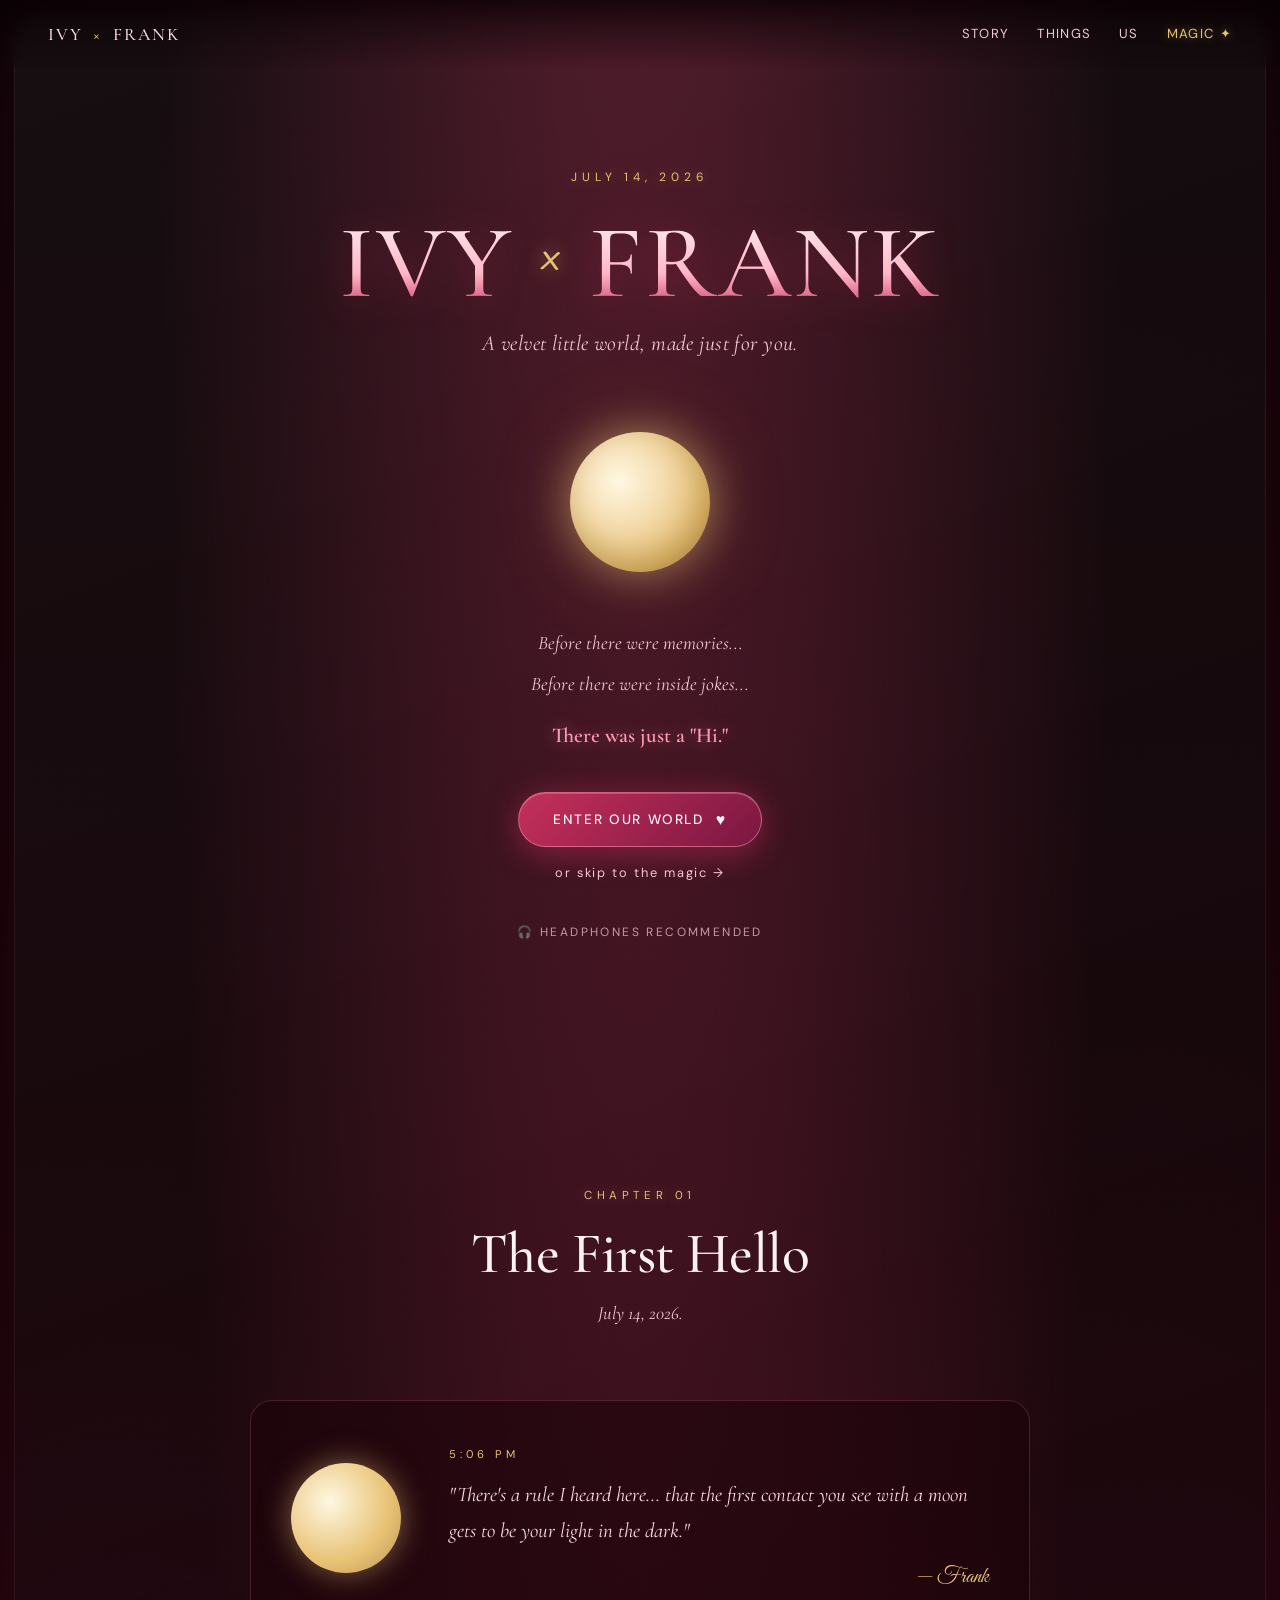
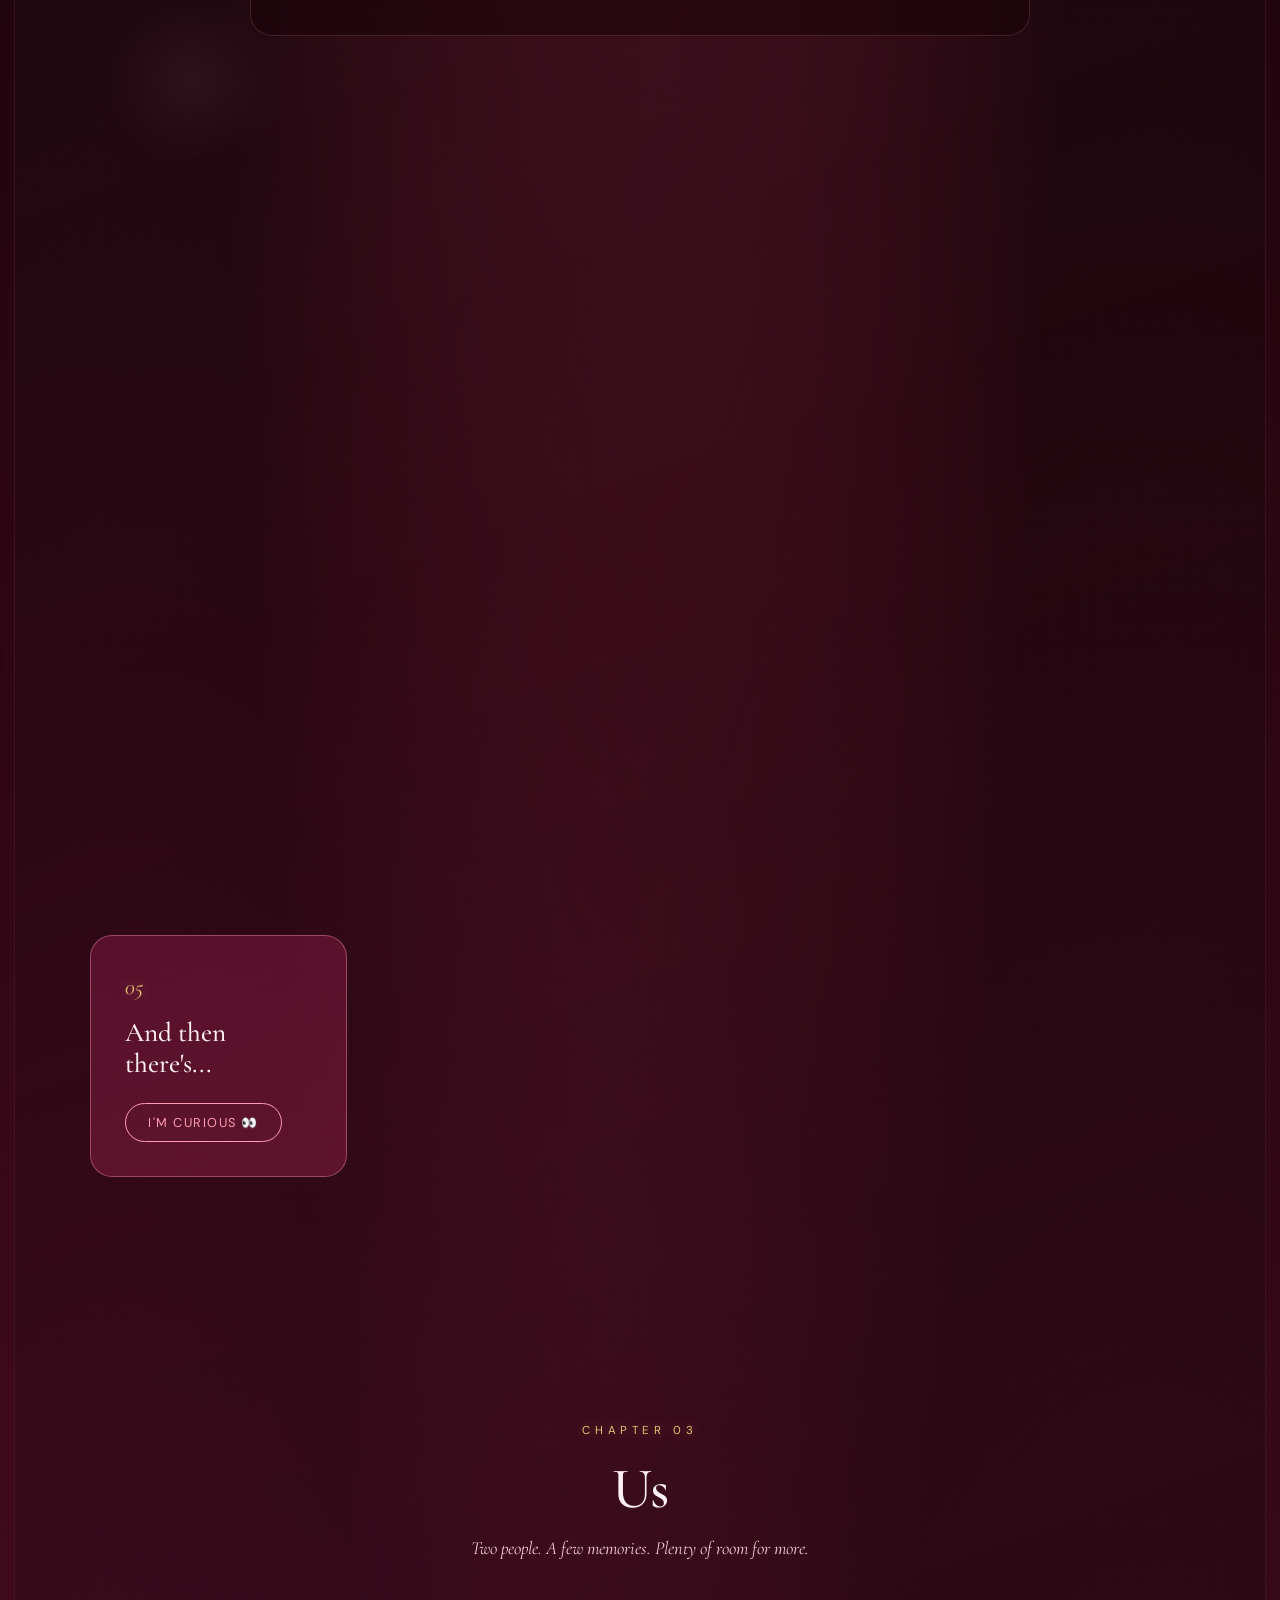
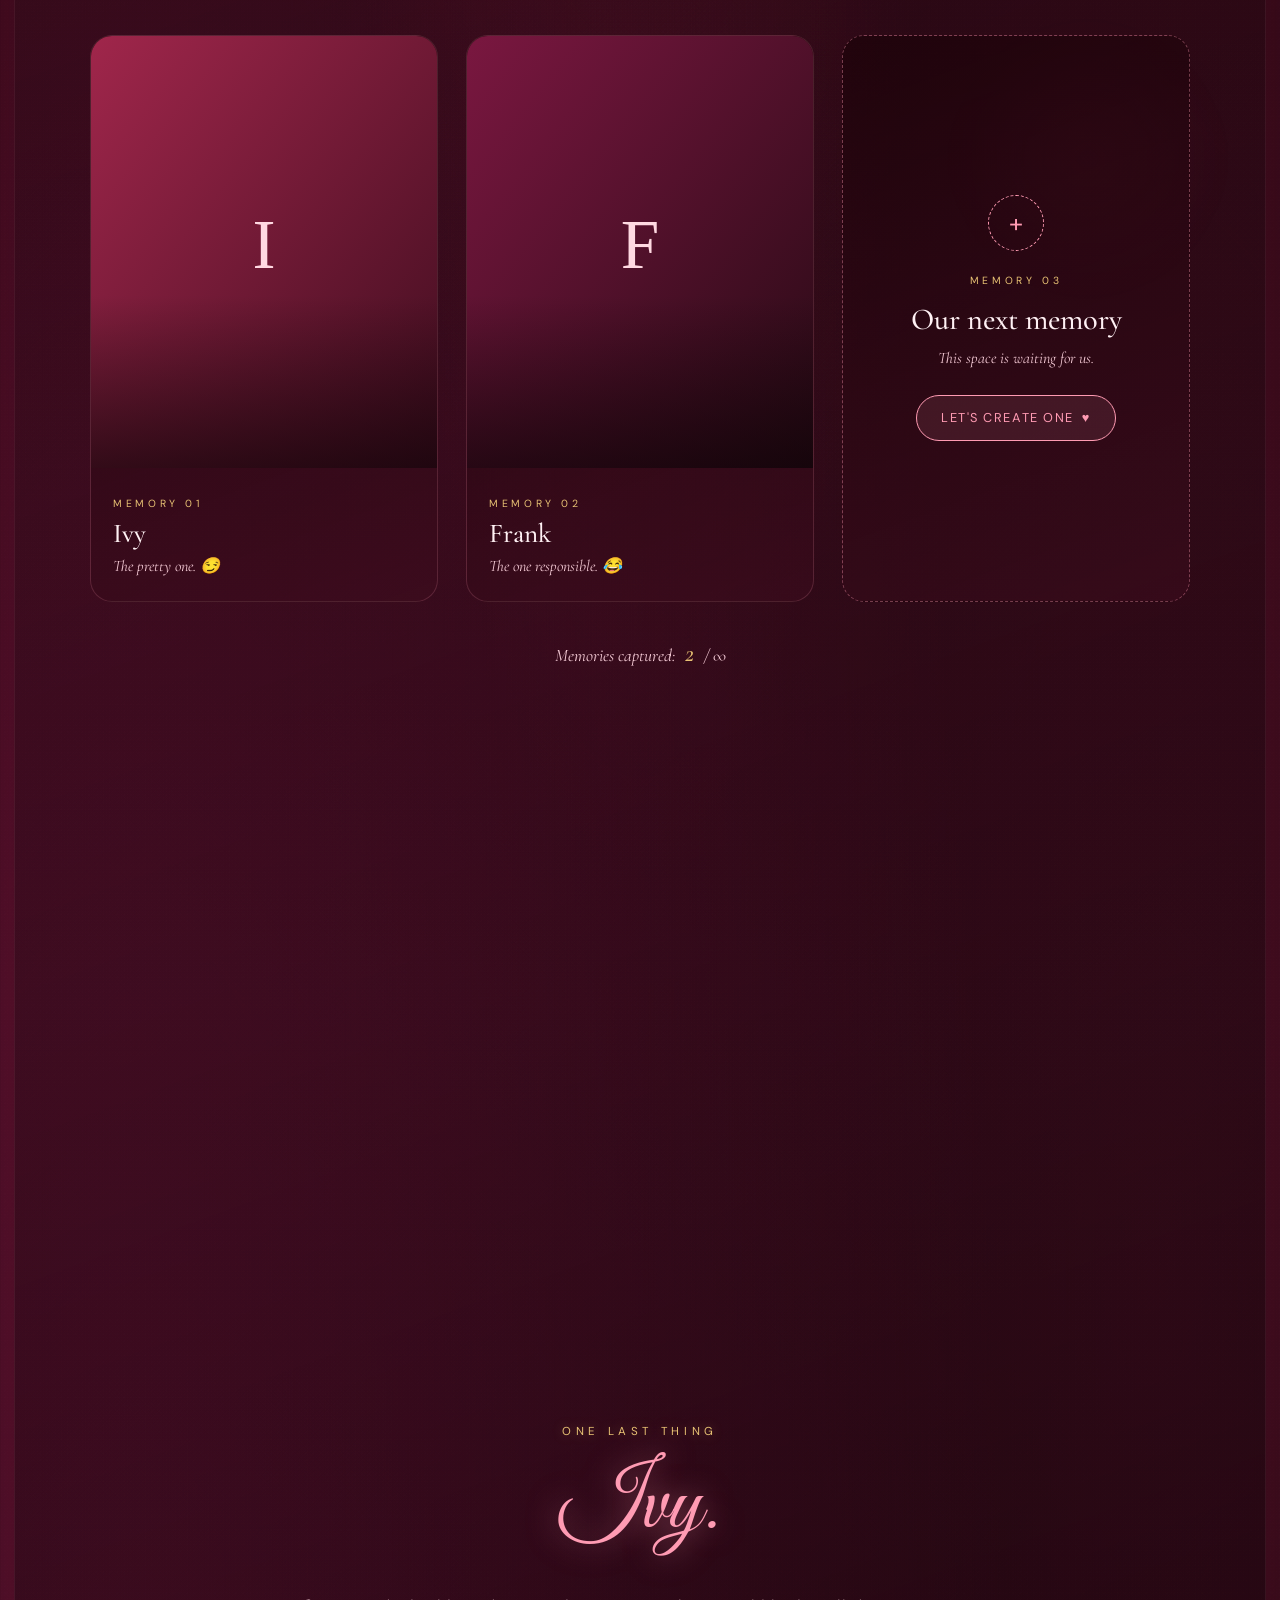
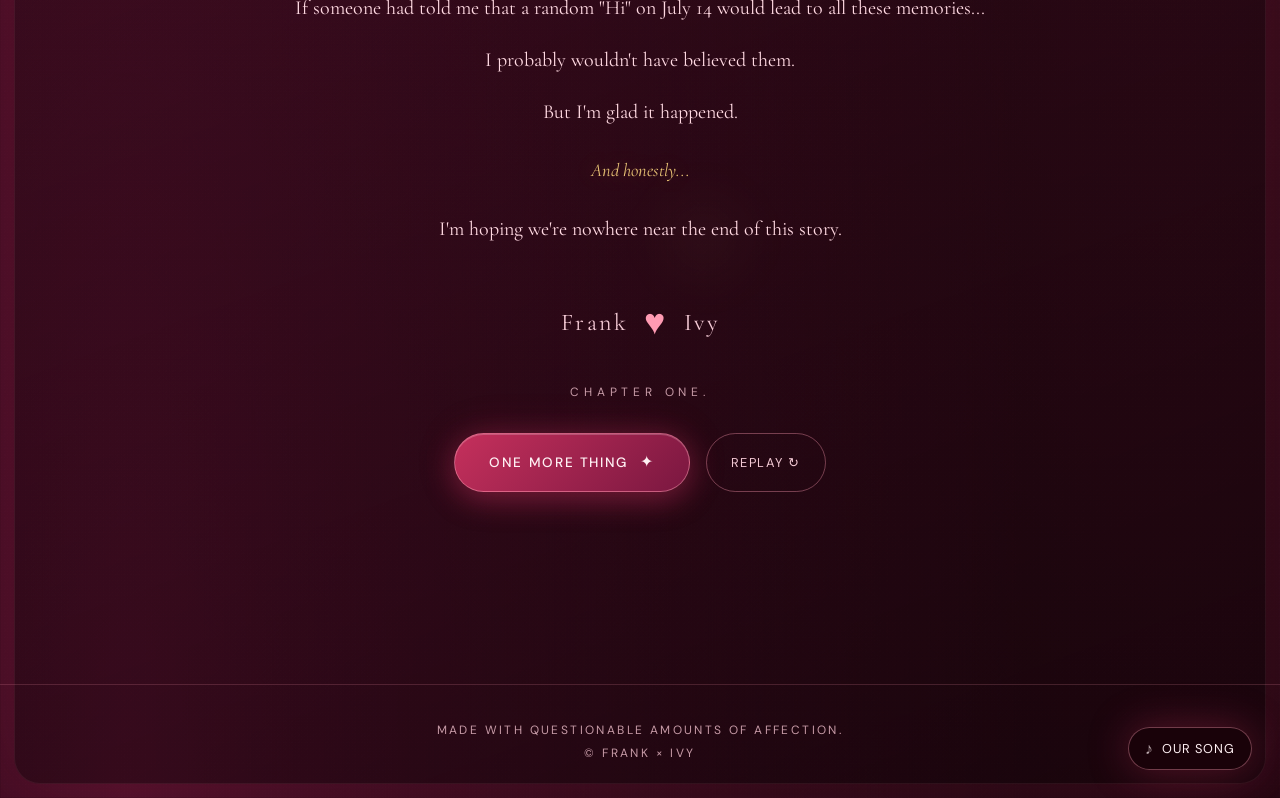
<file: index.html>
<!DOCTYPE html>
<html lang="en">
<head>
<meta charset="UTF-8">
<meta name="viewport" content="width=device-width, initial-scale=1.0, viewport-fit=cover">
<meta name="theme-color" content="#1a0208">
<meta name="description" content="A velvet world made for Ivy — from Frank.">
<title>Frank × Ivy — A Velvet World</title>

<link rel="preconnect" href="https://fonts.googleapis.com">
<link rel="preconnect" href="https://fonts.gstatic.com" crossorigin>
<link href="https://fonts.googleapis.com/css2?family=Cormorant+Garamond:ital,wght@0,300;0,400;0,500;0,600;1,400&family=DM+Sans:wght@300;400;500;600&family=Great+Vibes&display=swap" rel="stylesheet">

<link rel="stylesheet" href="css/style.css">
</head>

<body class="page-home">

<!-- ============================================================
     BACKGROUND: velvet red ocean of love emojis
     ============================================================ -->
<div id="velvet-bg" aria-hidden="true">
  <div class="velvet-gradient"></div>
  <div class="velvet-noise"></div>
  <div id="love-petal-field"></div>
  <div id="bokeh-field"></div>
</div>

<!-- Cursor aura (desktop only, follows pointer) -->
<div id="cursor-aura" aria-hidden="true"></div>

<!-- Music -->
<audio id="our-song" preload="auto" loop>
  <source src="audio/our-song.mp3" type="audio/mpeg">
</audio>
<button id="music-toggle" class="music-control" aria-label="Play our song" aria-pressed="false">
  <span class="music-icon">♪</span>
  <span class="music-label">Our song</span>
</button>

<!-- ============================================================
     NAV
     ============================================================ -->
     <div class="site-cube">
<nav id="main-nav">
  <a href="index.html" class="nav-brand">IVY <span>×</span> FRANK</a>
  <div class="nav-links">
    <a href="#story">Story</a>
    <a href="#things">Things</a>
    <a href="#gallery">Us</a>
    <a href="magic.html" class="nav-magic">Magic ✦</a>
  </div>
</nav>

<main>

<!-- ============================================================
     01 — HERO
     ============================================================ -->
<section id="home" class="hero-section">
  <p class="hero-date">JULY 14, 2026</p>

  <h1 class="hero-title">
    <span class="hero-name">IVY</span>
    <span class="hero-symbol">×</span>
    <span class="hero-name">FRANK</span>
  </h1>

  <p class="hero-subtitle">A velvet little world, made just for you.</p>

  <div class="hero-moon" aria-hidden="true"><div class="moon-glow"></div></div>

  <div class="hero-intro">
    <p>Before there were memories...</p>
    <p>Before there were inside jokes...</p>
    <p class="hero-emphasis">There was just a "Hi."</p>
  </div>

  <div class="hero-actions">
    <button id="enter-world" class="primary-button">
      <span>Enter our world</span>
      <span class="btn-heart">♥</span>
    </button>
    <a href="magic.html" class="secondary-link">or skip to the magic →</a>
  </div>

  <p class="headphones-note">🎧 Headphones recommended</p>
</section>

<!-- ============================================================
     02 — FIRST HELLO (chat)
     ============================================================ -->
<section id="story" class="story-section">
  <div class="section-intro reveal">
    <span class="chapter-number">CHAPTER 01</span>
    <h2>The First Hello</h2>
    <p>July 14, 2026.</p>
  </div>

  <div class="moon-quote reveal">
    <div class="moon-visual"><div class="story-moon"></div></div>
    <div class="moon-text">
      <span class="small-label">5:06 PM</span>
      <p class="story-quote">
        "There's a rule I heard here... that the first contact you see with a moon
        gets to be your light in the dark."
      </p>
      <span class="story-signature">— Frank</span>
    </div>
  </div>

  <div class="chat-story reveal">
    <div class="chat-heading">
      <span class="small-label">THE CONVERSATION</span>
      <p>It started simply.</p>
    </div>

    <div class="chat-window" id="chat-window">
      <!-- messages are injected by JS for a staggered type-in feel;
           fallback markup keeps it readable even with JS disabled -->
      <noscript>
        <div class="chat-message sent"><div class="chat-name">Frank</div><div class="chat-bubble">Hi</div></div>
        <div class="chat-message received"><div class="chat-name">Ivy</div><div class="chat-bubble">Hi</div></div>
      </noscript>
    </div>
  </div>
</section>

<!-- ============================================================
     03 — THINGS I LIKE ABOUT YOU
     ============================================================ -->
<section id="things" class="things-section">
  <div class="section-intro reveal">
    <span class="chapter-number">CHAPTER 02</span>
    <h2>Things I Like About You</h2>
    <p>I was going to keep this section innocent...</p>
  </div>

  <div class="things-grid">
    <article class="thing-card reveal">
      <span class="thing-num">01</span>
      <h3>Your smile</h3>
      <p>Honestly distracting.</p>
    </article>

    <article class="thing-card reveal">
      <span class="thing-num">02</span>
      <h3>Your eyes</h3>
      <p>A little unfair, Ivy.</p>
    </article>

    <article class="thing-card reveal">
      <span class="thing-num">03</span>
      <h3>Your attitude</h3>
      <p>Annoying. Attractive. Somehow both.</p>
    </article>

    <article class="thing-card reveal">
      <span class="thing-num">04</span>
      <h3>That face</h3>
      <p>We need to discuss why you're allowed to look that good.</p>
    </article>

    <article class="thing-card thing-secret reveal">
      <span class="thing-num">05</span>
      <h3>And then there's...</h3>
      <button class="secret-button" data-secret="thing">I'm curious 👀</button>
    </article>
  </div>
</section>

<!-- ============================================================
     04 — GALLERY
     ============================================================ -->
<section id="gallery" class="gallery-section">
  <div class="section-intro reveal">
    <span class="chapter-number">CHAPTER 03</span>
    <h2>Us</h2>
    <p>Two people. A few memories. Plenty of room for more.</p>
  </div>

  <div class="gallery-grid">

    <article class="memory-card reveal">
      <div class="photo-frame">
        <!-- REPLACE src later with images/gallery-ivy.jpg -->
        <img
          src="data:image/svg+xml;utf8,<svg xmlns='http://www.w3.org/2000/svg' width='800' height='1000'><defs><linearGradient id='g' x1='0' y1='0' x2='1' y2='1'><stop offset='0' stop-color='%23a0264b'/><stop offset='1' stop-color='%23400d1f'/></linearGradient></defs><rect width='800' height='1000' fill='url(%23g)'/><text x='50%' y='50%' font-family='Georgia' font-size='160' fill='%23ffd9e2' text-anchor='middle' dominant-baseline='middle'>I</text></svg>"
          alt="Ivy" class="gallery-image">
      </div>
      <div class="memory-caption">
        <span class="memory-num">MEMORY 01</span>
        <h3>Ivy</h3>
        <p>The pretty one. 😏</p>
      </div>
    </article>

    <article class="memory-card reveal">
      <div class="photo-frame">
        <img
          src="data:image/svg+xml;utf8,<svg xmlns='http://www.w3.org/2000/svg' width='800' height='1000'><defs><linearGradient id='g' x1='0' y1='0' x2='1' y2='1'><stop offset='0' stop-color='%237a1740'/><stop offset='1' stop-color='%23280a15'/></linearGradient></defs><rect width='800' height='1000' fill='url(%23g)'/><text x='50%' y='50%' font-family='Georgia' font-size='160' fill='%23ffd9e2' text-anchor='middle' dominant-baseline='middle'>F</text></svg>"
          alt="Frank" class="gallery-image">
      </div>
      <div class="memory-caption">
        <span class="memory-num">MEMORY 02</span>
        <h3>Frank</h3>
        <p>The one responsible. 😂</p>
      </div>
    </article>

    <article class="memory-card memory-future reveal">
      <div class="future-content">
        <div class="future-icon">+</div>
        <span class="memory-num">MEMORY 03</span>
        <h3>Our next memory</h3>
        <p>This space is waiting for us.</p>
        <a href="magic.html" class="memory-button">
          Let's create one <span>♥</span>
        </a>
      </div>
    </article>

  </div>

  <div class="gallery-footer">
    <span>Memories captured:</span>
    <strong id="memory-count">2</strong>
    <span>/ ∞</span>
  </div>
</section>

<!-- ============================================================
     05 — SECRET MESSAGE
     ============================================================ -->
<section id="secret" class="secret-section">
  <div class="secret-container reveal">
    <span class="chapter-number">PRIVATE</span>
    <h2>Don't open this.</h2>
    <p>Seriously, Ivy.</p>
    <button id="secret-open" class="primary-button">Open anyway 👀</button>

    <div id="secret-message" class="hidden-secret">
      <p class="secret-line">I was going to behave myself on this website...</p>
      <p class="secret-line">Then I remembered who I'm making it for.</p>
      <p class="secret-emphasis">😏</p>
      <p class="secret-line">You're becoming a problem, Ivy.</p>
      <p class="secret-final">A very pretty problem.</p>
    </div>
  </div>
</section>

<!-- ============================================================
     06 — FINAL
     ============================================================ -->
<section id="ending" class="ending-section">
  <div class="ending-content reveal">
    <span class="chapter-number">ONE LAST THING</span>
    <h2>Ivy.</h2>

    <div class="final-letter">
      <p>If someone had told me that a random "Hi" on July 14 would lead to all these memories...</p>
      <p>I probably wouldn't have believed them.</p>
      <p>But I'm glad it happened.</p>
      <p class="final-emphasis">And honestly...</p>
      <p>I'm hoping we're nowhere near the end of this story.</p>
    </div>

    <div class="final-signature">
      <span>Frank</span><strong>♥</strong><span>Ivy</span>
    </div>

    <p class="chapter-ending">Chapter One.</p>

    <div class="ending-actions">
      <a href="magic.html" class="primary-button">
        <span>One more thing</span>
        <span class="btn-heart">✦</span>
      </a>
      <button id="replay-story" class="ghost-button">Replay ↻</button>
    </div>
  </div>
</section>

</main>

<footer id="site-footer">
  <p>Made with questionable amounts of affection.</p>
  <p>© Frank × Ivy</p>
</footer>
</div>

<!-- ============================================================
     MODALS
     ============================================================ -->
<div id="memory-modal" class="modal" aria-hidden="true">
  <div class="modal-content">
    <button class="modal-close" aria-label="Close">×</button>
    <div id="memory-modal-body"></div>
  </div>
</div>

<script src="js/app.js"></script>
<script src="js/home.js"></script>
</body>
</html>
</file>
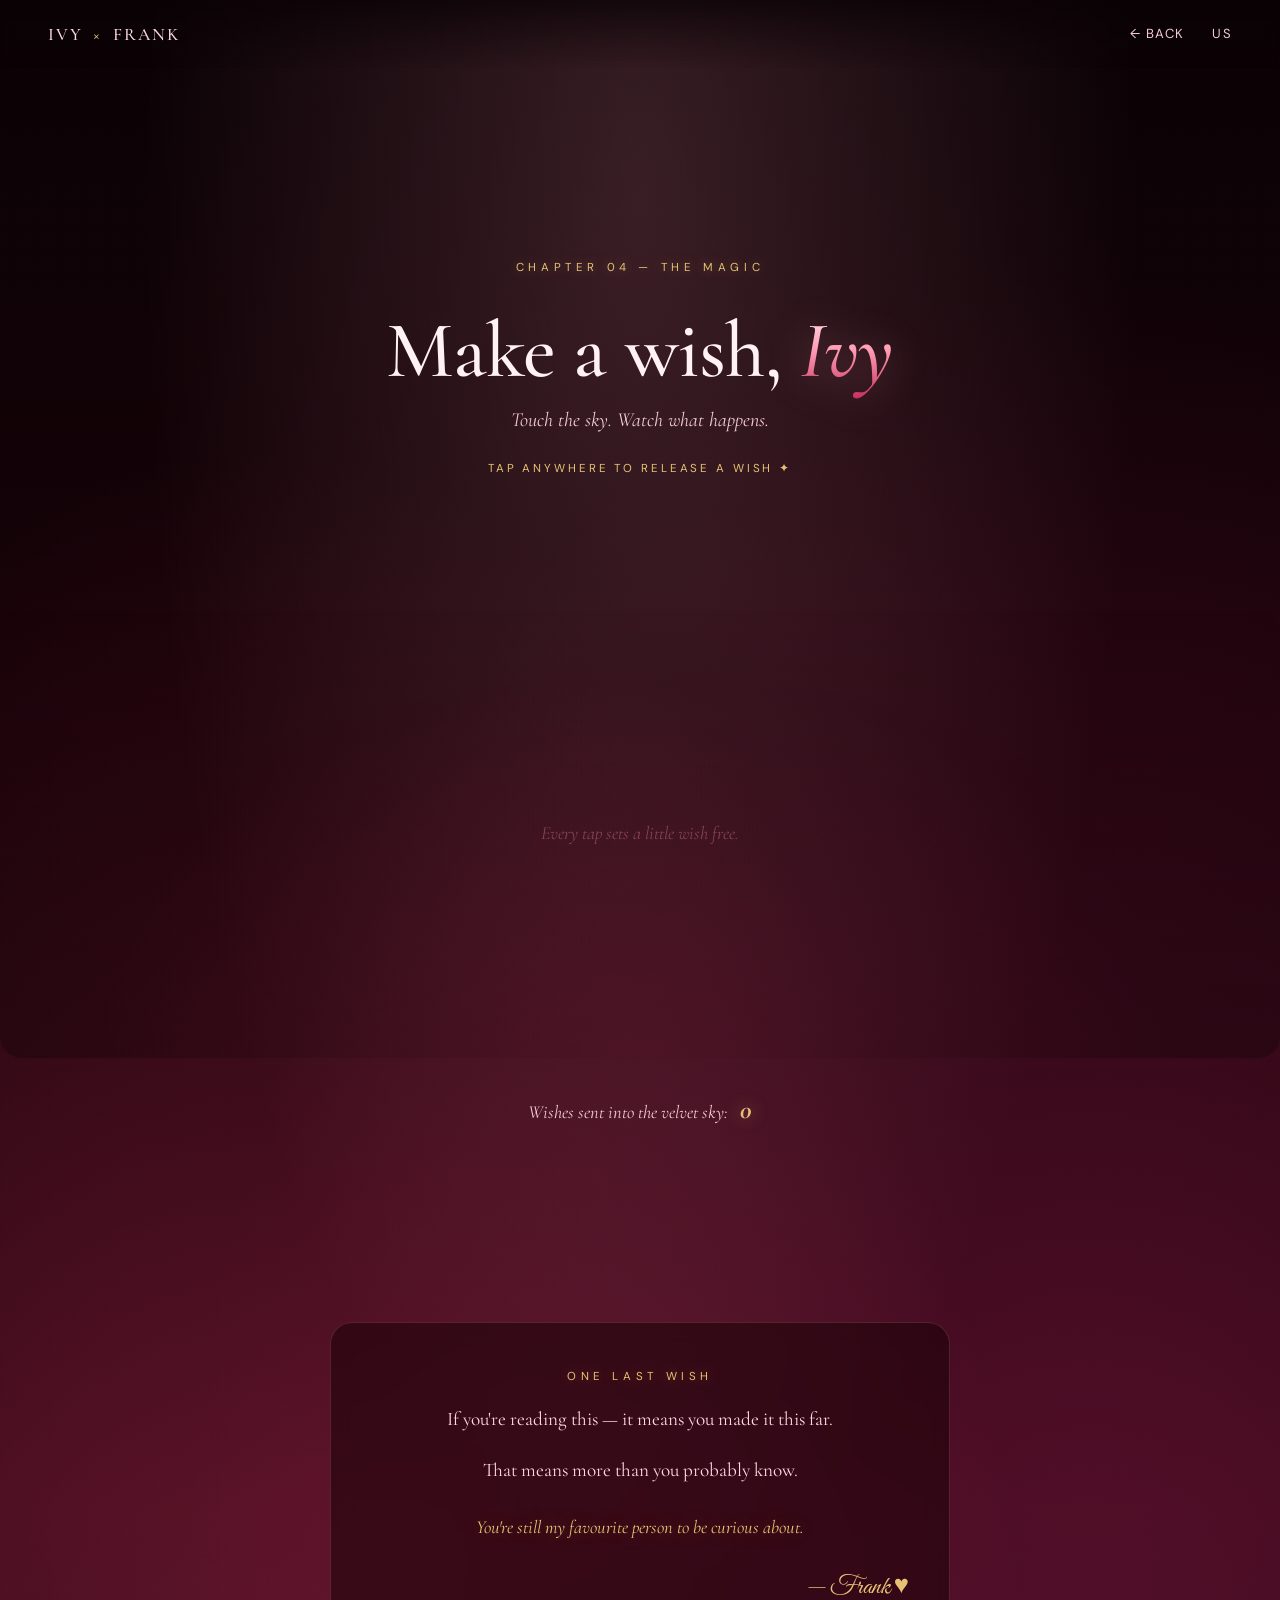
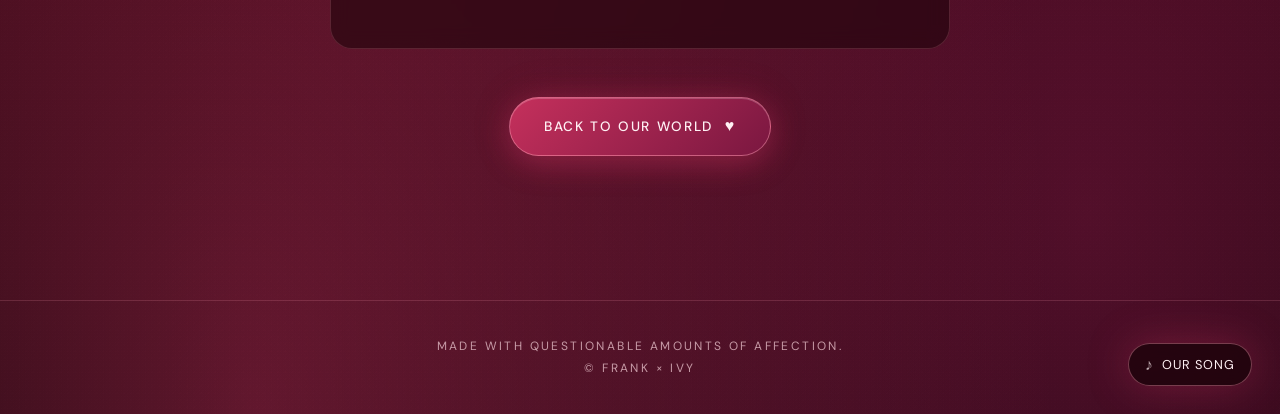
<file: magic.html>
<!DOCTYPE html>
<html lang="en">
<head>
<meta charset="UTF-8">
<meta name="viewport" content="width=device-width, initial-scale=1.0, viewport-fit=cover">
<meta name="theme-color" content="#0a0205">
<meta name="description" content="A wish, made for Ivy.">
<title>A Wish for Ivy — Frank × Ivy</title>

<link rel="preconnect" href="https://fonts.googleapis.com">
<link rel="preconnect" href="https://fonts.gstatic.com" crossorigin>
<link href="https://fonts.googleapis.com/css2?family=Cormorant+Garamond:ital,wght@0,300;0,400;0,500;0,600;1,400&family=DM+Sans:wght@300;400;500;600&family=Great+Vibes&display=swap" rel="stylesheet">

<link rel="stylesheet" href="css/style.css">
</head>

<body class="page-magic">

<div id="velvet-bg" aria-hidden="true">
  <div class="velvet-gradient magic-tint"></div>
  <div class="velvet-noise"></div>
  <canvas id="magic-canvas"></canvas>
  <div id="love-petal-field"></div>
</div>

<div id="cursor-aura" aria-hidden="true"></div>

<audio id="our-song" preload="auto" loop>
  <source src="audio/our-song.mp3" type="audio/mpeg">
</audio>
<button id="music-toggle" class="music-control" aria-label="Play our song" aria-pressed="false">
  <span class="music-icon">♪</span>
  <span class="music-label">Our song</span>
</button>

<nav id="main-nav">
  <a href="index.html" class="nav-brand">IVY <span>×</span> FRANK</a>
  <div class="nav-links">
    <a href="index.html">← Back</a>
    <a href="index.html#gallery">Us</a>
  </div>
</nav>

<main class="magic-main">

<!-- Intro -->
<section class="magic-hero">
  <span class="chapter-number">CHAPTER 04 — THE MAGIC</span>
  <h1 class="magic-title">
    Make a wish, <em>Ivy</em>
  </h1>
  <p class="magic-sub">
    Touch the sky. Watch what happens.
  </p>
  <p class="magic-hint" id="magic-hint">
    <span class="hint-desktop">Tap anywhere to release a wish ✦</span>
    <span class="hint-mobile">Tap the sky to release a wish ✦</span>
  </p>
</section>

<!-- The canvas stage where wishes are born -->
<section class="wish-stage" id="wish-stage" aria-label="Interactive wish canvas">
  <div class="wish-instructions" id="wish-instructions">
    <span>Every tap sets a little wish free.</span>
  </div>
</section>

<!-- Wish counter -->
<div class="wish-counter">
  <span>Wishes sent into the velvet sky:</span>
  <strong id="wish-count">0</strong>
</div>

<!-- One more note -->
<section class="magic-ending">
  <div class="magic-letter reveal">
    <span class="chapter-number">ONE LAST WISH</span>
    <p>
      If you're reading this — it means you made it this far.
    </p>
    <p>
      That means more than you probably know.
    </p>
    <p class="magic-emphasis">
      You're still my favourite person to be curious about.
    </p>
    <span class="magic-signature">— Frank ♥</span>
  </div>

  <div class="ending-actions">
    <a href="index.html" class="primary-button">
      <span>Back to our world</span>
      <span class="btn-heart">♥</span>
    </a>
  </div>
</section>

</main>

<footer id="site-footer">
  <p>Made with questionable amounts of affection.</p>
  <p>© Frank × Ivy</p>
</footer>

<script src="js/app.js"></script>
<script src="js/magic.js"></script>
</body>
</html>
</file>
<file: css/style.css>
/* ==========================================================================
   FRANK × IVY — Velvet Ocean Cube
   --------------------------------------------------------------------------
   Concept: the whole site floats inside a glass cube submerged in a velvet
   red ocean of falling love emojis. The cube tilts with the cursor (desktop)
   and with tap-drag / device-tilt (phone). Every tilt is driven by CSS vars
   --rx, --ry, --mx, --my which JS writes on the #experience / main wrappers.

   Mobile-safe:
     • body scrolls normally (only overflow-x is hidden)
     • 100dvh everywhere
     • tilt uses tap/drag + gyroscope when there is no hover
     • prefers-reduced-motion fully honoured
   ========================================================================== */

:root {
  --velvet-deepest:  #0a0205;
  --velvet-deep:     #1a0208;
  --velvet-mid:      #400d1f;
  --velvet-warm:     #7a1740;
  --velvet-bright:   #a0264b;
  --velvet-glow:     #c5305c;

  --rose:            #ff9bb3;
  --rose-soft:       #ffd9e2;
  --gold:            #e8c274;
  --gold-soft:       #f5dcae;

  --text-main:       #fff1f4;
  --text-soft:       #f3c9d4;
  --text-muted:      #c69aa6;

  --border-soft:     rgba(255, 155, 179, 0.18);
  --border-strong:   rgba(255, 155, 179, 0.38);

  --shadow-soft:     0 10px 30px rgba(0, 0, 0, 0.5);
  --shadow-glow:     0 0 40px rgba(197, 48, 92, 0.35);
  --shadow-rose:     0 0 22px rgba(255, 155, 179, 0.35);

  --font-serif:      "Cormorant Garamond", Georgia, serif;
  --font-sans:       "DM Sans", -apple-system, BlinkMacSystemFont, "Segoe UI", sans-serif;
  --font-script:     "Great Vibes", cursive;

  --radius-sm: 8px;  --radius-md: 14px;
  --radius-lg: 22px; --radius-pill: 999px;

  --space-2xs: 4px; --space-xs: 8px;  --space-sm: 12px;
  --space-md: 16px; --space-lg: 24px; --space-xl: 32px;
  --space-2xl: 48px; --space-3xl: 72px;

  --ease: cubic-bezier(0.22, 1, 0.36, 1);
}

/* ---------- Reset ---------- */
*, *::before, *::after { box-sizing: border-box; }
html { -webkit-text-size-adjust: 100%; scroll-behavior: smooth; }
html, body { margin: 0; padding: 0; }
body {
  min-height: 100vh;
  min-height: 100dvh;
  background: var(--velvet-deepest);
  color: var(--text-main);
  font-family: var(--font-sans);
  font-size: 16px;
  line-height: 1.55;
  -webkit-font-smoothing: antialiased;
  overflow-x: hidden;
  perspective: 1400px;
  perspective-origin: 50% 30%;
}
img { max-width: 100%; display: block; }
button { font-family: inherit; cursor: pointer; -webkit-tap-highlight-color: transparent; }
a { color: inherit; text-decoration: none; }
h1, h2, h3, h4 { margin: 0; font-family: var(--font-serif); font-weight: 500; line-height: 1.15; }
p { margin: 0; }

/* ==========================================================================
   VELVET BACKGROUND
   ========================================================================== */

#velvet-bg {
  position: fixed;
  inset: 0;
  z-index: 0;
  pointer-events: none;
  overflow: hidden;
}

.velvet-gradient {
  position: absolute;
  inset: 0;
  background:
    radial-gradient(ellipse at 50% -20%,  rgba(197, 48, 92, 0.40)  0%, transparent 55%),
    radial-gradient(ellipse at 10% 100%,  rgba(122, 23, 64, 0.60)  0%, transparent 55%),
    radial-gradient(ellipse at 90% 80%,  rgba(64, 13, 31, 0.75)   0%, transparent 55%),
    linear-gradient(180deg, #0a0205 0%, #1a0208 40%, #2a0614 75%, #0a0205 100%);
}

.velvet-gradient.magic-tint {
  background:
    radial-gradient(ellipse at 50% 10%,  rgba(255, 155, 179, 0.18) 0%, transparent 55%),
    radial-gradient(ellipse at 20% 100%, rgba(197, 48, 92, 0.45)  0%, transparent 55%),
    radial-gradient(ellipse at 85% 90%,  rgba(122, 23, 64, 0.60)  0%, transparent 60%),
    linear-gradient(180deg, #0a0205 0%, #180208 40%, #28050f 75%, #0a0205 100%);
}

/* Grain */
.velvet-noise {
  position: absolute;
  inset: 0;
  opacity: 0.06;
  mix-blend-mode: overlay;
  background-image:
    radial-gradient(rgba(255,255,255,0.4) 1px, transparent 1px),
    radial-gradient(rgba(255,255,255,0.25) 1px, transparent 1px);
  background-size: 3px 3px, 7px 7px;
  background-position: 0 0, 2px 2px;
}

/* Love petals (velvet "bubbles") */
#love-petal-field { position: absolute; inset: 0; overflow: hidden; }

.love-petal {
  position: absolute;
  top: -10vh;
  font-size: 18px;
  line-height: 1;
  opacity: 0;
  user-select: none;
  will-change: transform, opacity;
  animation: petal-fall linear infinite;
  filter: drop-shadow(0 0 6px rgba(255, 155, 179, 0.4));
}

@keyframes petal-fall {
  0%   { transform: translate3d(0, 0, 0) rotate(0deg) scale(0.7); opacity: 0; }
  10%  { opacity: 0.9; }
  50%  { transform: translate3d(var(--drift, 30px), 55vh, 0) rotate(180deg) scale(1); opacity: 0.85; }
  90%  { opacity: 0.7; }
  100% { transform: translate3d(calc(var(--drift, 30px) * -0.6), 120vh, 0) rotate(360deg) scale(1.05); opacity: 0; }
}

#bokeh-field {
  position: absolute;
  inset: 0;
  background:
    radial-gradient(circle 120px at 15% 30%, rgba(255, 155, 179, 0.08), transparent 70%),
    radial-gradient(circle 180px at 85% 60%, rgba(197, 48, 92, 0.10), transparent 70%),
    radial-gradient(circle  90px at 55% 90%, rgba(232, 194, 116, 0.06), transparent 70%);
  filter: blur(20px);
  animation: bokeh-drift 24s ease-in-out infinite alternate;
}

@keyframes bokeh-drift {
  0%   { transform: translate3d(0, 0, 0); }
  100% { transform: translate3d(-20px, -14px, 0); }
}

/* Cursor aura */
#cursor-aura {
  position: fixed;
  top: 0; left: 0;
  width: 340px; height: 340px;
  margin: -170px 0 0 -170px;
  border-radius: 50%;
  background: radial-gradient(circle, rgba(255, 155, 179, 0.18) 0%, rgba(197, 48, 92, 0.08) 40%, transparent 70%);
  pointer-events: none;
  z-index: 1;
  opacity: 0;
  transform: translate3d(-9999px, -9999px, 0);
  transition: opacity 300ms ease;
  will-change: transform;
}

@media (hover: hover) and (pointer: fine) {
  #cursor-aura { opacity: 1; }
}

/* ==========================================================================
   MAIN 3D CUBE WRAPPER
   --------------------------------------------------------------------------
   #main-nav, main, footer are all children of .site-cube so they tilt
   together as one cube. Everything inside stays readable.
   ========================================================================== */

.site-cube {
  position: relative;
  z-index: 3;
  transform-style: preserve-3d;
  transform:
    rotateX(calc(var(--ry, 0) * 1deg))
    rotateY(calc(var(--rx, 0) * 1deg))
    translate3d(calc(var(--mx, 0) * 1px), calc(var(--my, 0) * 1px), 0);
  transition: transform 320ms cubic-bezier(0.22, 1, 0.36, 1);
  will-change: transform;
  /* touch-action: pan-y so vertical scroll still works; horizontal drag tilts */
  touch-action: pan-y;
}

/* Glass cube panel — the "page" sits inside this */
.site-cube::before {
  content: "";
  position: absolute;
  inset: 0;
  pointer-events: none;
  z-index: -1;
  background:
    linear-gradient(160deg,
      rgba(255, 255, 255, 0.05) 0%,
      rgba(255, 255, 255, 0.01) 40%,
      rgba(10, 2, 5, 0.4) 100%);
  box-shadow:
    0 0 0 1px rgba(255, 155, 179, 0.08) inset,
    0 0 80px rgba(197, 48, 92, 0.12);
  border-radius: 26px;
  margin: 14px;
}

#main-nav,
main,
#site-footer,
.music-control {
  position: relative;
  z-index: 4;
}

main { padding-bottom: var(--space-3xl); }

/* ==========================================================================
   NAV
   ========================================================================== */

#main-nav {
  display: flex;
  align-items: center;
  justify-content: space-between;
  padding: 18px clamp(16px, 4vw, 48px);
  position: sticky;
  top: 0;
  background: linear-gradient(180deg, rgba(10, 2, 5, 0.75) 0%, rgba(10, 2, 5, 0.0) 100%);
  backdrop-filter: blur(8px);
  -webkit-backdrop-filter: blur(8px);
  z-index: 40;
}

.nav-brand {
  font-family: var(--font-serif);
  font-weight: 500;
  font-size: clamp(0.9rem, 2vw, 1.1rem);
  letter-spacing: 0.12em;
  color: var(--rose-soft);
}

.nav-brand span { color: var(--gold); margin: 0 4px; }

.nav-links { display: flex; gap: clamp(12px, 2.5vw, 28px); align-items: center; }

.nav-links a {
  font-size: 0.82rem;
  letter-spacing: 0.1em;
  text-transform: uppercase;
  color: var(--text-soft);
  padding: 6px 0;
  position: relative;
  transition: color 200ms ease;
}

.nav-links a::after {
  content: "";
  position: absolute;
  left: 0; right: 0; bottom: 0;
  height: 1px;
  background: var(--rose);
  transform: scaleX(0);
  transform-origin: center;
  transition: transform 240ms var(--ease);
}

.nav-links a:hover { color: var(--rose); }
.nav-links a:hover::after { transform: scaleX(1); }

.nav-links .nav-magic {
  color: var(--gold);
  text-shadow: 0 0 10px rgba(232, 194, 116, 0.5);
}
.nav-links .nav-magic::after { background: var(--gold); }

@media (max-width: 560px) {
  .nav-links a:not(.nav-magic) { display: none; }
}

/* ==========================================================================
   MUSIC
   ========================================================================== */

.music-control {
  position: fixed;
  right: clamp(14px, 3vw, 28px);
  bottom: clamp(14px, 3vw, 28px);
  display: inline-flex;
  align-items: center;
  gap: 8px;
  padding: 10px 16px;
  border-radius: var(--radius-pill);
  background: rgba(26, 2, 8, 0.75);
  border: 1px solid var(--border-strong);
  color: var(--text-main);
  font-size: 0.8rem;
  letter-spacing: 0.08em;
  text-transform: uppercase;
  backdrop-filter: blur(10px);
  -webkit-backdrop-filter: blur(10px);
  box-shadow: var(--shadow-glow);
  transition: transform 150ms ease, box-shadow 200ms ease, border-color 200ms ease;
  z-index: 100;
}

.music-control:hover { transform: translateY(-2px); border-color: var(--rose); box-shadow: var(--shadow-rose); }
.music-control[aria-pressed="true"] { border-color: var(--rose); color: var(--rose); }

.music-icon {
  font-size: 1rem;
  animation: note-pulse 1.6s ease-in-out infinite;
  display: inline-block;
}

.music-control:not([aria-pressed="true"]) .music-icon { animation: none; opacity: 0.7; }

@keyframes note-pulse {
  0%, 100% { transform: scale(1); }
  50% { transform: scale(1.25); }
}

@media (max-width: 480px) {
  .music-label { display: none; }
  .music-control { padding: 10px 12px; }
}

/* ==========================================================================
   HERO
   ========================================================================== */

.hero-section {
  min-height: calc(100dvh - 80px);
  display: flex;
  flex-direction: column;
  align-items: center;
  justify-content: center;
  text-align: center;
  padding: clamp(40px, 8vw, 100px) clamp(16px, 5vw, 40px) clamp(60px, 10vw, 120px);
  position: relative;
}

.hero-date {
  font-size: 0.75rem;
  letter-spacing: 0.4em;
  color: var(--gold);
  margin-bottom: var(--space-lg);
  text-shadow: 0 0 12px rgba(232, 194, 116, 0.4);
}

.hero-title {
  font-size: clamp(2.6rem, 10vw, 6.5rem);
  letter-spacing: 0.02em;
  display: flex;
  flex-wrap: wrap;
  align-items: center;
  justify-content: center;
  gap: clamp(8px, 2vw, 24px);
  line-height: 1;
  margin-bottom: var(--space-sm);
}

.hero-name {
  background: linear-gradient(180deg, #fff1f4 0%, #ffb7c9 60%, #c5305c 100%);
  -webkit-background-clip: text;
  background-clip: text;
  -webkit-text-fill-color: transparent;
  filter: drop-shadow(0 4px 18px rgba(197, 48, 92, 0.4));
}

.hero-symbol {
  color: var(--gold);
  font-family: var(--font-script);
  font-size: 0.85em;
  text-shadow: 0 0 18px rgba(232, 194, 116, 0.6);
}

.hero-subtitle {
  font-family: var(--font-serif);
  font-style: italic;
  font-size: clamp(1rem, 2.4vw, 1.35rem);
  color: var(--text-soft);
  margin-bottom: var(--space-2xl);
  letter-spacing: 0.02em;
}

.hero-moon {
  width: clamp(90px, 16vw, 140px);
  height: clamp(90px, 16vw, 140px);
  border-radius: 50%;
  background: radial-gradient(circle at 35% 35%, #fff7e2 0%, #f5dcae 35%, #e8c274 70%, #b89355 100%);
  margin: var(--space-lg) auto var(--space-2xl);
  box-shadow:
    0 0 40px rgba(232, 194, 116, 0.5),
    0 0 80px rgba(232, 194, 116, 0.25),
    inset -8px -12px 30px rgba(120, 80, 20, 0.35);
  animation: moon-breathe 6s ease-in-out infinite;
}

@keyframes moon-breathe {
  0%, 100% { transform: scale(1); }
  50%      { transform: scale(1.03); }
}

.hero-intro {
  max-width: 480px;
  margin: 0 auto var(--space-xl);
  font-family: var(--font-serif);
  font-style: italic;
  font-size: clamp(1rem, 2.2vw, 1.2rem);
  color: var(--text-soft);
  line-height: 1.8;
}

.hero-intro p { margin: 6px 0; }

.hero-emphasis {
  color: var(--rose);
  font-weight: 600;
  font-style: normal;
  font-size: 1.1em;
  margin-top: 14px !important;
  text-shadow: 0 0 16px rgba(255, 155, 179, 0.5);
}

.hero-actions {
  display: flex;
  flex-direction: column;
  align-items: center;
  gap: var(--space-md);
  margin-bottom: var(--space-lg);
}

.headphones-note {
  font-size: 0.75rem;
  letter-spacing: 0.2em;
  color: var(--text-muted);
  text-transform: uppercase;
  margin-top: var(--space-md);
}

/* ==========================================================================
   BUTTONS
   ========================================================================== */

.primary-button {
  display: inline-flex;
  align-items: center;
  justify-content: center;
  gap: 12px;
  padding: 16px 34px;
  border-radius: var(--radius-pill);
  background: linear-gradient(135deg, #c5305c 0%, #7a1740 100%);
  color: #fff1f4;
  border: 1px solid rgba(255, 155, 179, 0.5);
  font-weight: 500;
  font-size: 0.85rem;
  letter-spacing: 0.12em;
  text-transform: uppercase;
  box-shadow:
    0 8px 30px rgba(197, 48, 92, 0.4),
    0 1px 0 rgba(255, 255, 255, 0.2) inset,
    0 0 40px rgba(197, 48, 92, 0.2);
  transition: transform 180ms ease, box-shadow 200ms ease, filter 200ms ease;
}

.primary-button:hover {
  filter: brightness(1.1);
  transform: translateY(-2px);
  box-shadow:
    0 12px 40px rgba(197, 48, 92, 0.55),
    0 1px 0 rgba(255, 255, 255, 0.25) inset,
    0 0 60px rgba(197, 48, 92, 0.35);
}

.primary-button:active { transform: scale(0.98); }

.btn-heart {
  font-size: 1rem;
  animation: heart-beat 1.4s ease-in-out infinite;
  display: inline-block;
}

@keyframes heart-beat {
  0%, 100% { transform: scale(1); }
  50%      { transform: scale(1.15); }
}

.secondary-link {
  font-size: 0.8rem;
  letter-spacing: 0.15em;
  color: var(--text-soft);
  border-bottom: 1px solid transparent;
  transition: color 200ms ease, border-color 200ms ease;
}

.secondary-link:hover { color: var(--rose); border-bottom-color: var(--rose); }

.ghost-button {
  background: transparent;
  border: 1px solid var(--border-strong);
  color: var(--text-soft);
  padding: 12px 24px;
  border-radius: var(--radius-pill);
  font-size: 0.8rem;
  letter-spacing: 0.12em;
  text-transform: uppercase;
  transition: all 200ms ease;
}

.ghost-button:hover { border-color: var(--rose); color: var(--rose); }

/* ==========================================================================
   SECTIONS
   ========================================================================== */

section { padding: clamp(60px, 10vw, 120px) clamp(16px, 5vw, 40px); }

.section-intro {
  text-align: center;
  max-width: 640px;
  margin: 0 auto var(--space-3xl);
}

.chapter-number {
  display: inline-block;
  font-size: 0.72rem;
  letter-spacing: 0.4em;
  color: var(--gold);
  margin-bottom: var(--space-md);
  text-shadow: 0 0 12px rgba(232, 194, 116, 0.4);
}

.section-intro h2 {
  font-size: clamp(2rem, 5.5vw, 3.6rem);
  color: var(--text-main);
  margin-bottom: var(--space-sm);
  letter-spacing: -0.01em;
}

.section-intro p {
  font-family: var(--font-serif);
  font-style: italic;
  color: var(--text-soft);
  font-size: clamp(1rem, 2vw, 1.15rem);
}

.small-label {
  font-size: 0.7rem;
  letter-spacing: 0.35em;
  color: var(--gold);
  text-transform: uppercase;
  display: inline-block;
}

.reveal {
  opacity: 0;
  transform: translateY(28px);
  transition: opacity 700ms var(--ease), transform 700ms var(--ease);
}

.reveal.is-visible { opacity: 1; transform: translateY(0); }

/* ==========================================================================
   MOON QUOTE
   ========================================================================== */

.moon-quote {
  display: grid;
  grid-template-columns: auto 1fr;
  gap: clamp(20px, 4vw, 48px);
  max-width: 780px;
  margin: 0 auto var(--space-3xl);
  padding: clamp(24px, 4vw, 40px);
  background: rgba(26, 2, 8, 0.55);
  border: 1px solid var(--border-soft);
  border-radius: var(--radius-lg);
  backdrop-filter: blur(10px);
  -webkit-backdrop-filter: blur(10px);
  align-items: center;
}

.story-moon {
  width: clamp(70px, 14vw, 110px);
  height: clamp(70px, 14vw, 110px);
  border-radius: 50%;
  background: radial-gradient(circle at 35% 35%, #fff7e2, #e8c274 60%, #b89355);
  box-shadow: 0 0 30px rgba(232, 194, 116, 0.5);
}

.story-quote {
  font-family: var(--font-serif);
  font-style: italic;
  font-size: clamp(1.05rem, 2.2vw, 1.3rem);
  line-height: 1.7;
  color: var(--rose-soft);
  margin: var(--space-sm) 0;
}

.story-signature {
  display: block;
  text-align: right;
  color: var(--gold);
  font-family: var(--font-script);
  font-size: 1.4rem;
}

@media (max-width: 560px) {
  .moon-quote { grid-template-columns: 1fr; text-align: center; }
  .story-signature { text-align: center; }
}

/* ==========================================================================
   CHAT
   ========================================================================== */

.chat-story { max-width: 640px; margin: 0 auto; }

.chat-heading { text-align: center; margin-bottom: var(--space-lg); }
.chat-heading p {
  font-family: var(--font-serif);
  font-style: italic;
  color: var(--text-soft);
  margin-top: 6px;
}

.chat-window {
  display: flex;
  flex-direction: column;
  gap: 14px;
  padding: clamp(18px, 3vw, 28px);
  background: rgba(26, 2, 8, 0.6);
  border: 1px solid var(--border-soft);
  border-radius: var(--radius-lg);
  backdrop-filter: blur(12px);
  -webkit-backdrop-filter: blur(12px);
}

.chat-message {
  display: flex;
  flex-direction: column;
  max-width: 82%;
  opacity: 0;
  transform: translateY(12px);
  animation: chat-in 500ms var(--ease) forwards;
}

.chat-message.sent     { align-self: flex-end;   align-items: flex-end; }
.chat-message.received { align-self: flex-start; align-items: flex-start; }

@keyframes chat-in { to { opacity: 1; transform: translateY(0); } }

.chat-name {
  font-size: 0.7rem;
  letter-spacing: 0.2em;
  color: var(--text-muted);
  margin-bottom: 4px;
  text-transform: uppercase;
}

.chat-bubble {
  padding: 12px 16px;
  border-radius: 18px;
  font-size: 0.95rem;
  line-height: 1.5;
  word-wrap: break-word;
}

.chat-message.sent .chat-bubble {
  background: linear-gradient(135deg, #c5305c, #7a1740);
  color: #fff1f4;
  border-bottom-right-radius: 6px;
  box-shadow: 0 6px 18px rgba(197, 48, 92, 0.3);
}

.chat-message.received .chat-bubble {
  background: rgba(255, 155, 179, 0.12);
  border: 1px solid var(--border-soft);
  color: var(--rose-soft);
  border-bottom-left-radius: 6px;
}

/* ==========================================================================
   THINGS GRID
   ========================================================================== */

.things-grid {
  display: grid;
  grid-template-columns: repeat(auto-fit, minmax(220px, 1fr));
  gap: clamp(16px, 2.5vw, 24px);
  max-width: 1100px;
  margin: 0 auto;
}

.thing-card {
  padding: clamp(24px, 3vw, 34px);
  background: linear-gradient(160deg, rgba(26, 2, 8, 0.65) 0%, rgba(64, 13, 31, 0.45) 100%);
  border: 1px solid var(--border-soft);
  border-radius: var(--radius-lg);
  position: relative;
  overflow: hidden;
  transition: transform 300ms var(--ease), border-color 300ms ease, box-shadow 300ms ease;
}

.thing-card::before {
  content: "";
  position: absolute;
  inset: 0;
  pointer-events: none;
  background: radial-gradient(circle at var(--mx, 50%) var(--my, 50%), rgba(255, 155, 179, 0.16), transparent 55%);
  opacity: 0;
  transition: opacity 300ms ease;
}

.thing-card:hover {
  border-color: var(--border-strong);
  transform: translateY(-4px);
  box-shadow: 0 20px 40px rgba(0, 0, 0, 0.4), 0 0 40px rgba(197, 48, 92, 0.15);
}
.thing-card:hover::before { opacity: 1; }

.thing-num {
  display: inline-block;
  font-family: var(--font-serif);
  font-style: italic;
  color: var(--gold);
  font-size: 1.4rem;
  margin-bottom: var(--space-sm);
  text-shadow: 0 0 12px rgba(232, 194, 116, 0.4);
}

.thing-card h3 {
  font-size: clamp(1.3rem, 2.6vw, 1.7rem);
  color: var(--text-main);
  margin-bottom: var(--space-xs);
}

.thing-card p {
  color: var(--text-soft);
  font-family: var(--font-serif);
  font-style: italic;
  font-size: 1.05rem;
}

.thing-secret {
  background: linear-gradient(160deg, rgba(122, 23, 64, 0.55) 0%, rgba(197, 48, 92, 0.3) 100%);
  border-color: rgba(255, 155, 179, 0.4);
}

.secret-button {
  margin-top: var(--space-md);
  padding: 10px 22px;
  border-radius: var(--radius-pill);
  background: transparent;
  border: 1px solid var(--rose);
  color: var(--rose);
  font-size: 0.8rem;
  letter-spacing: 0.12em;
  text-transform: uppercase;
  transition: all 200ms ease;
}

.secret-button:hover { background: var(--rose); color: var(--velvet-deep); }

/* ==========================================================================
   GALLERY
   ========================================================================== */

.gallery-grid {
  display: grid;
  grid-template-columns: repeat(auto-fit, minmax(260px, 1fr));
  gap: clamp(18px, 3vw, 28px);
  max-width: 1100px;
  margin: 0 auto var(--space-xl);
}

.memory-card {
  background: linear-gradient(160deg, rgba(26, 2, 8, 0.65) 0%, rgba(64, 13, 31, 0.45) 100%);
  border: 1px solid var(--border-soft);
  border-radius: var(--radius-lg);
  overflow: hidden;
  transition: transform 300ms var(--ease), border-color 300ms ease;
}

.memory-card:hover { transform: translateY(-4px); border-color: var(--border-strong); }

.photo-frame {
  aspect-ratio: 4 / 5;
  overflow: hidden;
  background: var(--velvet-mid);
  position: relative;
}

.photo-frame::after {
  content: "";
  position: absolute;
  inset: 0;
  pointer-events: none;
  background: linear-gradient(180deg, transparent 60%, rgba(10, 2, 5, 0.6) 100%);
}

.gallery-image {
  width: 100%;
  height: 100%;
  object-fit: cover;
  transition: transform 600ms var(--ease);
}

.memory-card:hover .gallery-image { transform: scale(1.05); }

.memory-caption { padding: clamp(16px, 2.5vw, 22px); }

.memory-num {
  font-size: 0.65rem;
  letter-spacing: 0.35em;
  color: var(--gold);
  text-transform: uppercase;
  display: inline-block;
  margin-bottom: 6px;
}

.memory-caption h3 {
  font-size: clamp(1.3rem, 2.6vw, 1.7rem);
  margin-bottom: 4px;
  color: var(--text-main);
}

.memory-caption p {
  font-family: var(--font-serif);
  font-style: italic;
  color: var(--text-soft);
}

.memory-future {
  display: flex;
  align-items: center;
  justify-content: center;
  text-align: center;
  min-height: 400px;
  border-style: dashed;
  border-color: var(--border-strong);
}

.future-content { padding: clamp(20px, 3vw, 32px); }

.future-icon {
  width: 56px; height: 56px;
  border-radius: 50%;
  border: 1px dashed var(--rose);
  color: var(--rose);
  font-size: 1.6rem;
  display: flex; align-items: center; justify-content: center;
  margin: 0 auto var(--space-md);
  animation: icon-pulse 2.4s ease-in-out infinite;
}

@keyframes icon-pulse {
  0%, 100% { transform: scale(1);    box-shadow: 0 0 0 0    rgba(255, 155, 179, 0.4); }
  50%      { transform: scale(1.05); box-shadow: 0 0 0 12px rgba(255, 155, 179, 0);   }
}

.memory-future h3 {
  font-size: clamp(1.4rem, 2.8vw, 1.9rem);
  color: var(--text-main);
  margin: var(--space-xs) 0;
}

.memory-future p {
  color: var(--text-soft);
  font-family: var(--font-serif);
  font-style: italic;
  margin-bottom: var(--space-lg);
}

.memory-button {
  display: inline-flex;
  align-items: center;
  gap: 8px;
  padding: 12px 24px;
  border-radius: var(--radius-pill);
  background: rgba(255, 155, 179, 0.1);
  border: 1px solid var(--rose);
  color: var(--rose);
  font-size: 0.8rem;
  letter-spacing: 0.12em;
  text-transform: uppercase;
  transition: all 200ms ease;
}

.memory-button:hover { background: var(--rose); color: var(--velvet-deep); }

.gallery-footer {
  text-align: center;
  font-family: var(--font-serif);
  font-style: italic;
  color: var(--text-soft);
  font-size: 1.1rem;
}

.gallery-footer strong {
  color: var(--gold);
  font-size: 1.4em;
  margin: 0 6px;
  font-weight: 500;
}

/* ==========================================================================
   SECRET
   ========================================================================== */

.secret-section {
  text-align: center;
  padding-top: clamp(80px, 12vw, 140px);
  padding-bottom: clamp(80px, 12vw, 140px);
}

.secret-container { max-width: 620px; margin: 0 auto; }

.secret-container h2 {
  font-size: clamp(2rem, 5.5vw, 3.4rem);
  color: var(--text-main);
  margin-bottom: var(--space-sm);
}

.secret-container > p {
  font-family: var(--font-serif);
  font-style: italic;
  color: var(--text-soft);
  font-size: clamp(1rem, 2vw, 1.2rem);
  margin-bottom: var(--space-xl);
}

.hidden-secret {
  display: none;
  text-align: left;
  margin-top: var(--space-2xl);
  padding: clamp(24px, 4vw, 40px);
  background: linear-gradient(160deg, rgba(122, 23, 64, 0.55) 0%, rgba(64, 13, 31, 0.45) 100%);
  border: 1px solid var(--border-strong);
  border-radius: var(--radius-lg);
  animation: secret-in 700ms var(--ease);
}

.hidden-secret.is-open { display: block; }

@keyframes secret-in {
  from { opacity: 0; transform: translateY(20px); }
  to   { opacity: 1; transform: translateY(0); }
}

.secret-line {
  font-family: var(--font-serif);
  font-style: italic;
  color: var(--rose-soft);
  font-size: clamp(1.05rem, 2.2vw, 1.2rem);
  line-height: 1.7;
  margin-bottom: var(--space-md);
}

.secret-emphasis {
  font-size: 2rem;
  text-align: center;
  margin: var(--space-md) 0 !important;
}

.secret-final {
  font-family: var(--font-script);
  font-size: clamp(1.8rem, 4vw, 2.4rem);
  color: var(--gold);
  text-align: center;
  text-shadow: 0 0 20px rgba(232, 194, 116, 0.5);
  margin-top: var(--space-md) !important;
}

/* ==========================================================================
   ENDING
   ========================================================================== */

.ending-section { text-align: center; }
.ending-content { max-width: 720px; margin: 0 auto; }

.ending-content h2 {
  font-family: var(--font-script);
  font-size: clamp(3rem, 9vw, 5.5rem);
  color: var(--rose);
  margin-bottom: var(--space-xl);
  text-shadow: 0 0 30px rgba(255, 155, 179, 0.5);
}

.final-letter p {
  font-family: var(--font-serif);
  font-size: clamp(1.05rem, 2.2vw, 1.25rem);
  line-height: 1.8;
  color: var(--rose-soft);
  margin-bottom: var(--space-md);
}

.final-emphasis {
  font-style: italic;
  color: var(--gold) !important;
  font-size: 1.15em !important;
  margin: var(--space-lg) 0 !important;
  text-shadow: 0 0 20px rgba(232, 194, 116, 0.4);
}

.final-signature {
  display: flex;
  align-items: center;
  justify-content: center;
  gap: var(--space-md);
  margin: var(--space-2xl) 0 var(--space-lg);
  font-family: var(--font-serif);
  font-size: clamp(1.2rem, 2.6vw, 1.5rem);
  letter-spacing: 0.1em;
  color: var(--text-soft);
}

.final-signature strong {
  color: var(--rose);
  font-size: 1.5em;
  animation: heart-beat 1.4s ease-in-out infinite;
}

.chapter-ending {
  font-size: 0.75rem;
  letter-spacing: 0.4em;
  color: var(--text-muted);
  text-transform: uppercase;
  margin: var(--space-xl) 0;
}

.ending-actions {
  display: flex;
  gap: var(--space-md);
  justify-content: center;
  flex-wrap: wrap;
}

/* ==========================================================================
   FOOTER
   ========================================================================== */

#site-footer {
  text-align: center;
  padding: var(--space-xl) var(--space-md);
  font-size: 0.75rem;
  letter-spacing: 0.2em;
  color: var(--text-muted);
  text-transform: uppercase;
  border-top: 1px solid var(--border-soft);
}

#site-footer p { margin: 4px 0; }

/* ==========================================================================
   MODALS
   ========================================================================== */

.modal {
  position: fixed;
  inset: 0;
  display: none;
  align-items: center;
  justify-content: center;
  padding: var(--space-md);
  background: rgba(5, 1, 3, 0.85);
  backdrop-filter: blur(8px);
  -webkit-backdrop-filter: blur(8px);
  z-index: 200;
}

.modal.is-open { display: flex; animation: modal-fade 240ms ease; }

@keyframes modal-fade { from { opacity: 0; } to { opacity: 1; } }

.modal-content {
  background: linear-gradient(160deg, #1a0208, #400d1f);
  border: 1px solid var(--border-strong);
  border-radius: var(--radius-lg);
  padding: clamp(24px, 4vw, 40px);
  max-width: 520px;
  width: 100%;
  position: relative;
  box-shadow: var(--shadow-glow);
}

.modal-close {
  position: absolute;
  top: 12px; right: 12px;
  width: 34px; height: 34px;
  border-radius: 50%;
  background: transparent;
  border: 1px solid var(--border-soft);
  color: var(--text-soft);
  font-size: 1.3rem;
  line-height: 1;
  display: flex; align-items: center; justify-content: center;
  transition: all 200ms ease;
}

.modal-close:hover { border-color: var(--rose); color: var(--rose); }

/* ==========================================================================
   MAGIC PAGE
   ========================================================================== */

.magic-main { position: relative; z-index: 2; }

.magic-hero {
  min-height: 60vh;
  display: flex;
  flex-direction: column;
  align-items: center;
  justify-content: center;
  text-align: center;
  padding: clamp(60px, 10vw, 120px) clamp(16px, 5vw, 40px) clamp(30px, 5vw, 60px);
}

.magic-title {
  font-size: clamp(2.2rem, 8vw, 5rem);
  color: var(--text-main);
  margin: var(--space-md) 0 var(--space-sm);
  line-height: 1.05;
  letter-spacing: -0.01em;
}

.magic-title em {
  font-style: italic;
  background: linear-gradient(180deg, #fff1f4, #ff9bb3 50%, #c5305c);
  -webkit-background-clip: text;
  background-clip: text;
  -webkit-text-fill-color: transparent;
  filter: drop-shadow(0 4px 20px rgba(255, 155, 179, 0.4));
}

.magic-sub {
  font-family: var(--font-serif);
  font-style: italic;
  color: var(--text-soft);
  font-size: clamp(1rem, 2.2vw, 1.25rem);
  margin-bottom: var(--space-lg);
}

.magic-hint {
  font-size: 0.72rem;
  letter-spacing: 0.25em;
  color: var(--gold);
  text-transform: uppercase;
  animation: hint-pulse 2.5s ease-in-out infinite;
}

@keyframes hint-pulse {
  0%, 100% { opacity: 0.6; }
  50%      { opacity: 1; }
}

.hint-mobile { display: none; }
@media (max-width: 640px) {
  .hint-desktop { display: none; }
  .hint-mobile  { display: inline; }
}

.wish-stage {
  position: relative;
  width: 100%;
  height: clamp(300px, 50vh, 480px);
  margin: 0 auto var(--space-xl);
  max-width: 1400px;
  cursor: crosshair;
  border-radius: var(--radius-lg);
  overflow: hidden;
  background:
    radial-gradient(ellipse at 50% 100%, rgba(197, 48, 92, 0.15) 0%, transparent 60%),
    linear-gradient(180deg, transparent 0%, rgba(10, 2, 5, 0.3) 100%);
  touch-action: manipulation;
}

.wish-instructions {
  position: absolute;
  inset: 0;
  display: flex;
  align-items: center;
  justify-content: center;
  pointer-events: none;
  font-family: var(--font-serif);
  font-style: italic;
  color: rgba(255, 155, 179, 0.35);
  font-size: clamp(0.95rem, 2vw, 1.15rem);
  transition: opacity 400ms ease;
}

.wish-stage.has-wishes .wish-instructions { opacity: 0; }

.wish-lantern {
  position: absolute;
  font-size: 22px;
  pointer-events: none;
  user-select: none;
  animation: wish-rise 6s var(--ease) forwards;
  filter: drop-shadow(0 0 12px rgba(255, 155, 179, 0.7)) drop-shadow(0 0 24px rgba(232, 194, 116, 0.4));
}

@keyframes wish-rise {
  0%   { transform: translate(-50%, -50%) scale(0.4); opacity: 0; }
  15%  { opacity: 1; transform: translate(-50%, -50%) scale(1.1); }
  100% { transform: translate(calc(-50% + var(--wx, 0px)), calc(-50% - 60vh)) scale(0.6) rotate(var(--wr, 0deg)); opacity: 0; }
}

.wish-spark {
  position: absolute;
  width: 8px; height: 8px;
  border-radius: 50%;
  pointer-events: none;
  background: radial-gradient(circle, #ffe4ec, #ff9bb3 40%, transparent 70%);
  animation: spark-burst 900ms var(--ease) forwards;
}

@keyframes spark-burst {
  0%   { transform: translate(-50%, -50%) scale(1); opacity: 1; }
  100% { transform: translate(calc(-50% + var(--sx, 0px)), calc(-50% + var(--sy, 0px))) scale(0.2); opacity: 0; }
}

.wish-counter {
  text-align: center;
  font-family: var(--font-serif);
  font-style: italic;
  color: var(--text-soft);
  font-size: clamp(1rem, 2vw, 1.15rem);
  margin-bottom: var(--space-3xl);
  padding: 0 var(--space-md);
}

.wish-counter strong {
  display: inline-block;
  color: var(--gold);
  font-size: 1.4em;
  margin-left: 8px;
  text-shadow: 0 0 16px rgba(232, 194, 116, 0.5);
  transition: transform 300ms var(--ease);
}

.wish-counter strong.bump { transform: scale(1.35); }

.magic-ending {
  text-align: center;
  padding: clamp(60px, 10vw, 120px) clamp(16px, 5vw, 40px) var(--space-3xl);
}

.magic-letter {
  max-width: 620px;
  margin: 0 auto var(--space-2xl);
  padding: clamp(24px, 4vw, 40px);
  background: rgba(26, 2, 8, 0.55);
  border: 1px solid var(--border-soft);
  border-radius: var(--radius-lg);
  backdrop-filter: blur(10px);
  -webkit-backdrop-filter: blur(10px);
}

.magic-letter p {
  font-family: var(--font-serif);
  font-size: clamp(1.05rem, 2.2vw, 1.2rem);
  line-height: 1.8;
  color: var(--rose-soft);
  margin-bottom: var(--space-md);
}

.magic-emphasis {
  font-style: italic;
  color: var(--gold) !important;
  font-size: 1.15em !important;
  text-shadow: 0 0 20px rgba(232, 194, 116, 0.4);
  margin: var(--space-lg) 0 !important;
}

.magic-signature {
  display: block;
  text-align: right;
  font-family: var(--font-script);
  color: var(--gold);
  font-size: 1.6rem;
  margin-top: var(--space-md);
}

/* ==========================================================================
   MOBILE FINE-TUNING
   ========================================================================== */

@media (max-width: 900px) {
  .site-cube::before { margin: 8px; border-radius: 18px; }
}

@media (max-width: 600px) {
  body { font-size: 15px; }
  section { padding: 60px 18px; }

  .hero-title { font-size: clamp(2.2rem, 12vw, 3.6rem); }
  .hero-section { min-height: auto; padding-top: 60px; padding-bottom: 80px; }
  .primary-button { padding: 14px 26px; font-size: 0.78rem; }
  .final-signature { flex-wrap: wrap; }
  .ending-actions { flex-direction: column; align-items: stretch; }
  .ending-actions .primary-button,
  .ending-actions .ghost-button { width: 100%; }
  .music-control { right: 12px; bottom: 12px; }
}

@media (max-width: 380px) {
  .hero-intro p { font-size: 0.95rem; }
  .thing-card { padding: 20px; }
  .chat-bubble { font-size: 0.9rem; padding: 10px 14px; }
}

@media (prefers-reduced-motion: reduce) {
  *, *::before, *::after {
    animation-duration: 0.001ms !important;
    animation-iteration-count: 1 !important;
    transition-duration: 0.001ms !important;
  }
  .reveal { opacity: 1; transform: none; transition: none; }
  .love-petal, .wish-lantern, .wish-spark, .hero-moon,
  .btn-heart, .music-icon, #bokeh-field { animation: none !important; }
  .site-cube { transform: none !important; }
}
</file>
